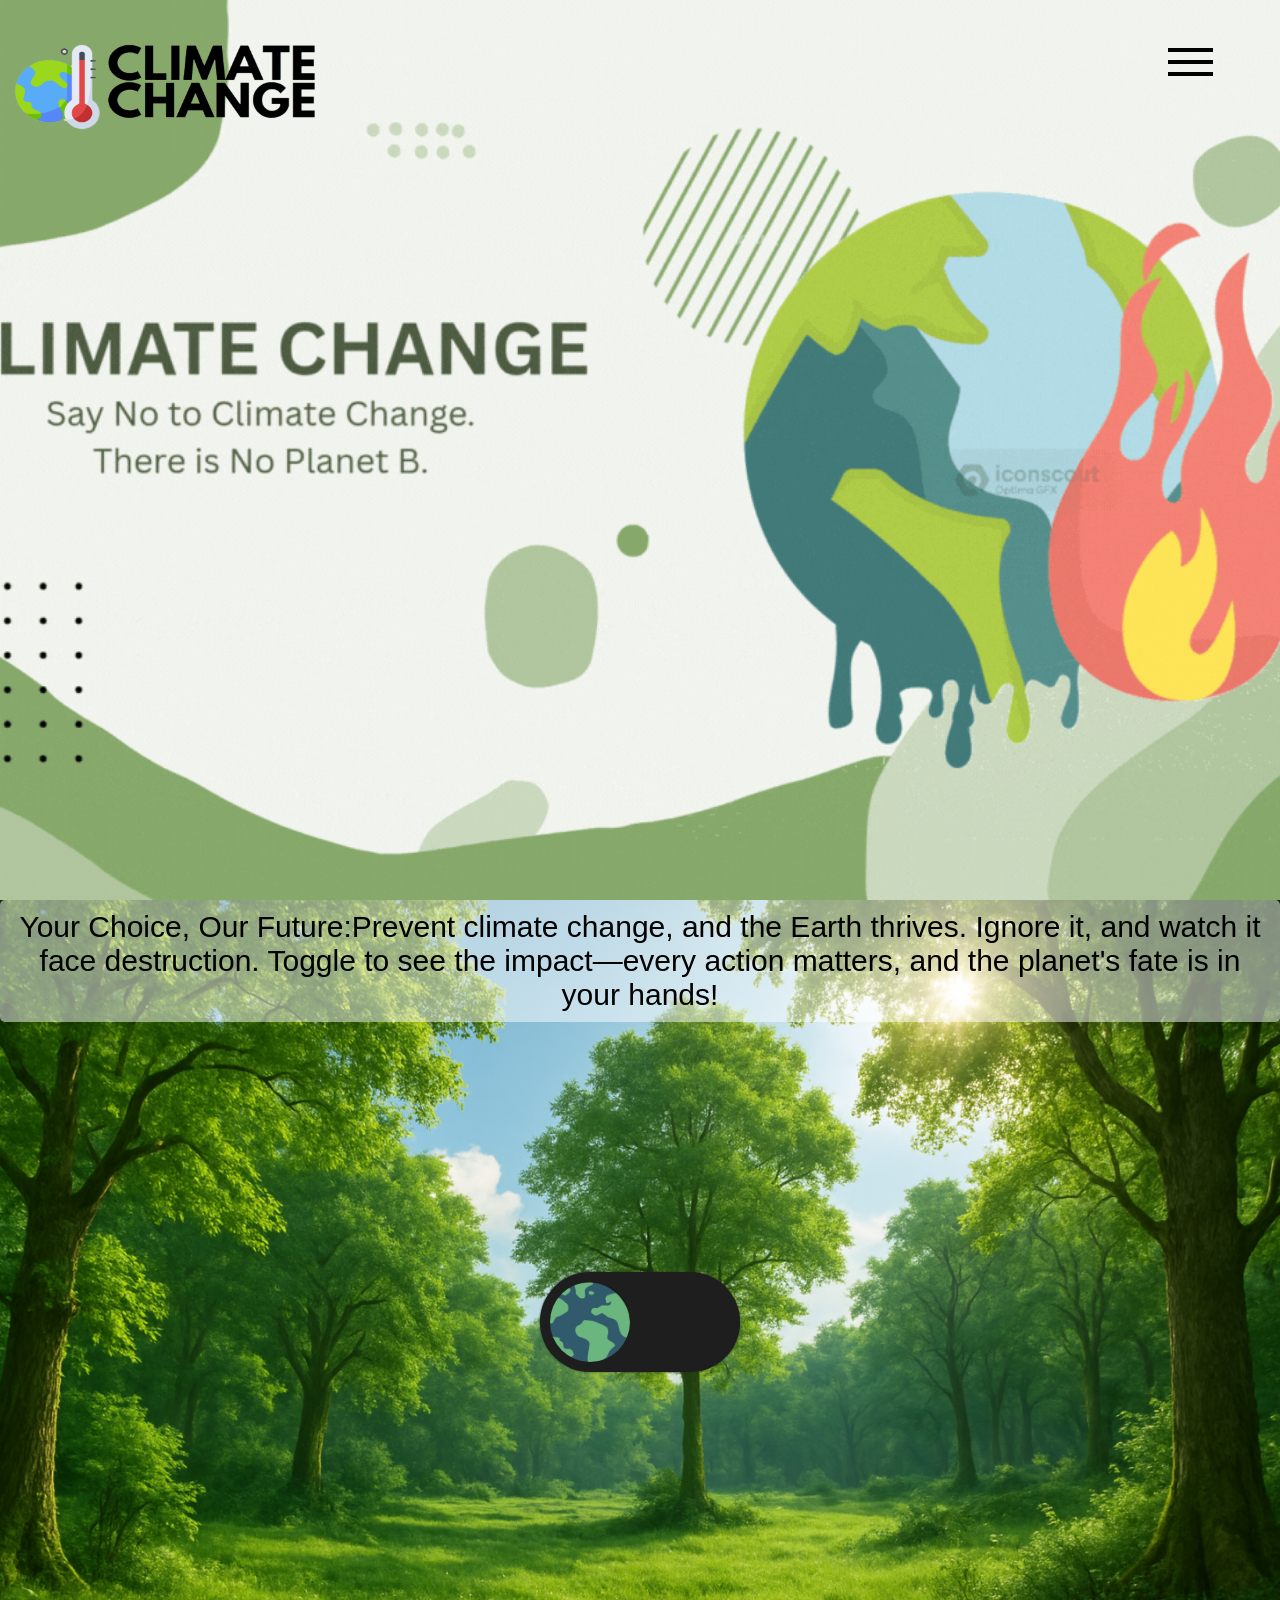
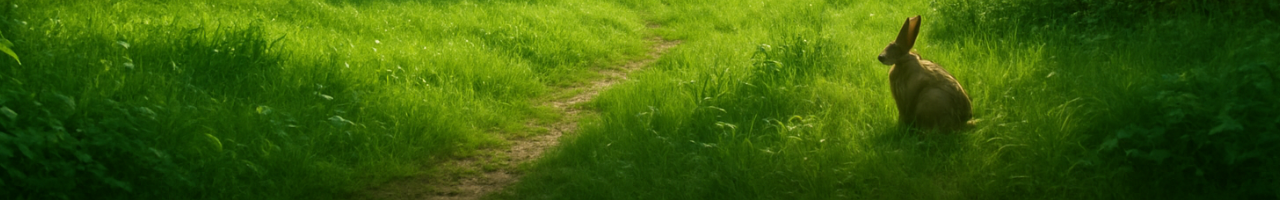
<file: index.html>
<!DOCTYPE html>
<html lang="en">
  <head>
    <meta charset="UTF-8" />
    <meta name="viewport" content="width=device-width, initial-scale=1.0" />
    <title>Home</title>
    <link rel="stylesheet" type="text/css" href="home.css">
  </head>
  <body>
 <div>
   <div id="menuIcon">
        <div class="bar"></div>
        <div class="bar"></div>
        <div class="bar"></div>
    </div>
    <div class="menu-box" id="menuBox">
        <ul>
            <li><a href="index.html">Home</a></li>
            <li><a href="about.html">About</a></li>
            <li><a href="causes.html">Causes</a></li>
            <li><a href="news.html">News</a></li>
            <li><a href="prevention.html">Prevention</a></li>
            <li><a href="climate.html">Earth's Pulse</a></li>
            <li><a href="feedback.html">Feedback</a></li>
        </ul>
    </div>
  <section class="hero-section">
    <div class="logo-container">
    <img src="images/logo.png" style="height: 120px; width: 325px;"></div>
    <img src="images/CLIMATE CHANGE.gif" class="hero-image" />
  </section>

  <section class="content-section">
    <p class="text-bg">Your Choice, Our Future:Prevent climate change, and the Earth thrives. Ignore it, and watch it face destruction. Toggle to see the impact—every action matters, and the planet's fate is in your hands!</p>

		<div class="cycle-type-container">
			<div class="cycle-type-check-box">
				<input type="checkbox" id="toggle" class="cycle-type-input" />
				<div class="cycle-type-label">
					<label for="toggle" class="cycle-type-toggle"></label>
				</div>
			</div>
		</div>
<script type="text/javascript">
    let menuBox = document.getElementById("menuBox");
    let menuIcon = document.getElementById("menuIcon");

    menuIcon.onclick = function() {
        menuBox.classList.toggle("open-menu");
        menuIcon.classList.toggle("open-menu");
    };
</script>
<script type="text/javascript">
    const toggle = document.getElementById("toggle");
    const contentSection = document.querySelector(".content-section");

    // Add an event listener to the toggle checkbox
    toggle.addEventListener("change", function () {
        if (toggle.checked) {
            // When toggle is checked (ON), set the "destroyed Earth" background image
            contentSection.style.backgroundImage = "url('images/dead.png')";
            console.log("Toggle ON: Destroyed Earth background displayed");
        } else {
            // When toggle is unchecked (OFF), set the "good Earth" background image
            contentSection.style.backgroundImage = "url('images/green.png')";
            console.log("Toggle OFF: Good Earth background displayed");
        }
    });
</script>

</body>
</html>
</file>
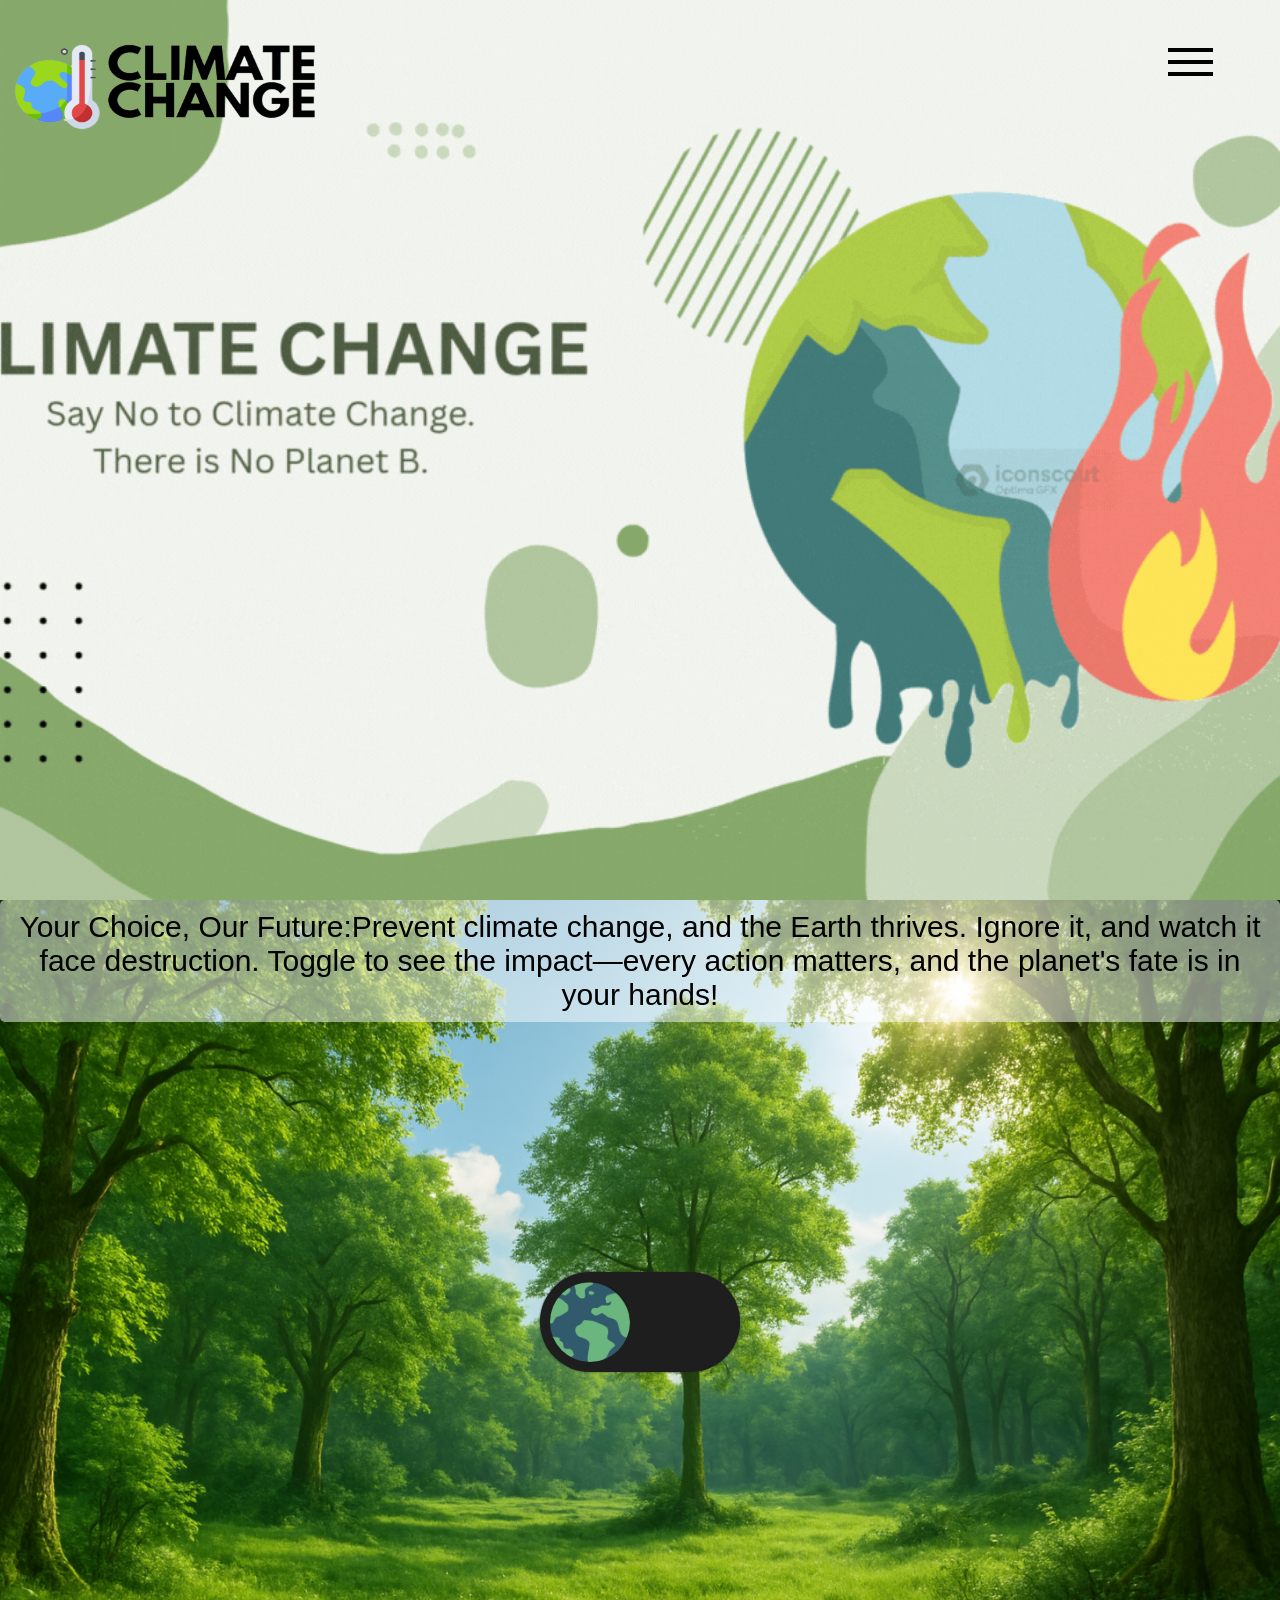
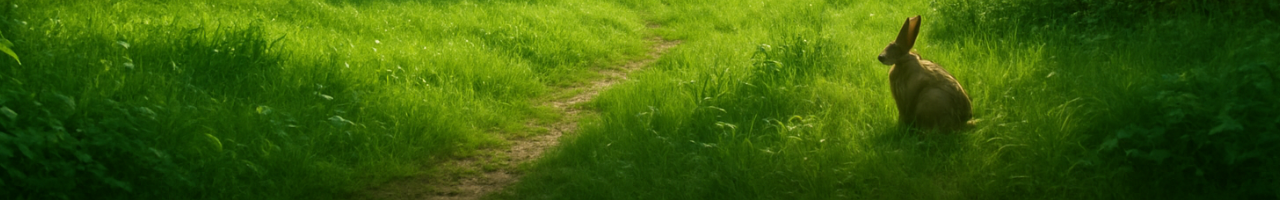
<file: International Digital Fest/index.html>
<!DOCTYPE html>
<html lang="en">
  <head>
    <meta charset="UTF-8" />
    <meta name="viewport" content="width=device-width, initial-scale=1.0" />
    <title>Home</title>
    <link rel="stylesheet" type="text/css" href="home.css">
  </head>
  <body>
 <div>
   <div id="menuIcon">
        <div class="bar"></div>
        <div class="bar"></div>
        <div class="bar"></div>
    </div>
    <div class="menu-box" id="menuBox">
        <ul>
            <li><a href="index.html">Home</a></li>
            <li><a href="About.html">About</a></li>
            <li><a href="Causes.html">Causes</a></li>
            <li><a href="news.html">News</a></li>
            <li><a href="Prevention.html">Prevention</a></li>
            <li><a href="climate.html">Earth's Pulse</a></li>
            <li><a href="Feedback.html">Feedback</a></li>
        </ul>
    </div>
  <section class="hero-section">
    <div class="logo-container">
    <img src="Images/logo.png" style="height: 120px; width: 325px;"></div>
    <img src="Images/CLIMATE CHANGE.gif" class="hero-image" />
  </section>

  <section class="content-section">
    <p class="text-bg">Your Choice, Our Future:Prevent climate change, and the Earth thrives. Ignore it, and watch it face destruction. Toggle to see the impact—every action matters, and the planet's fate is in your hands!</p>

		<div class="cycle-type-container">
			<div class="cycle-type-check-box">
				<input type="checkbox" id="toggle" class="cycle-type-input" />
				<div class="cycle-type-label">
					<label for="toggle" class="cycle-type-toggle"></label>
				</div>
			</div>
		</div>
<script type="text/javascript">
    let menuBox = document.getElementById("menuBox");
    let menuIcon = document.getElementById("menuIcon");

    menuIcon.onclick = function() {
        menuBox.classList.toggle("open-menu");
        menuIcon.classList.toggle("open-menu");
    };
</script>
<script type="text/javascript">
    const toggle = document.getElementById("toggle");
    const contentSection = document.querySelector(".content-section");

    // Add an event listener to the toggle checkbox
    toggle.addEventListener("change", function () {
        if (toggle.checked) {
            // When toggle is checked (ON), set the "destroyed Earth" background image
            contentSection.style.backgroundImage = "url('Images/dead.png')";
            console.log("Toggle ON: Destroyed Earth background displayed");
        } else {
            // When toggle is unchecked (OFF), set the "good Earth" background image
            contentSection.style.backgroundImage = "url('Images/green.png')";
            console.log("Toggle OFF: Good Earth background displayed");
        }
    });
</script>

</body>
</html>
</file>
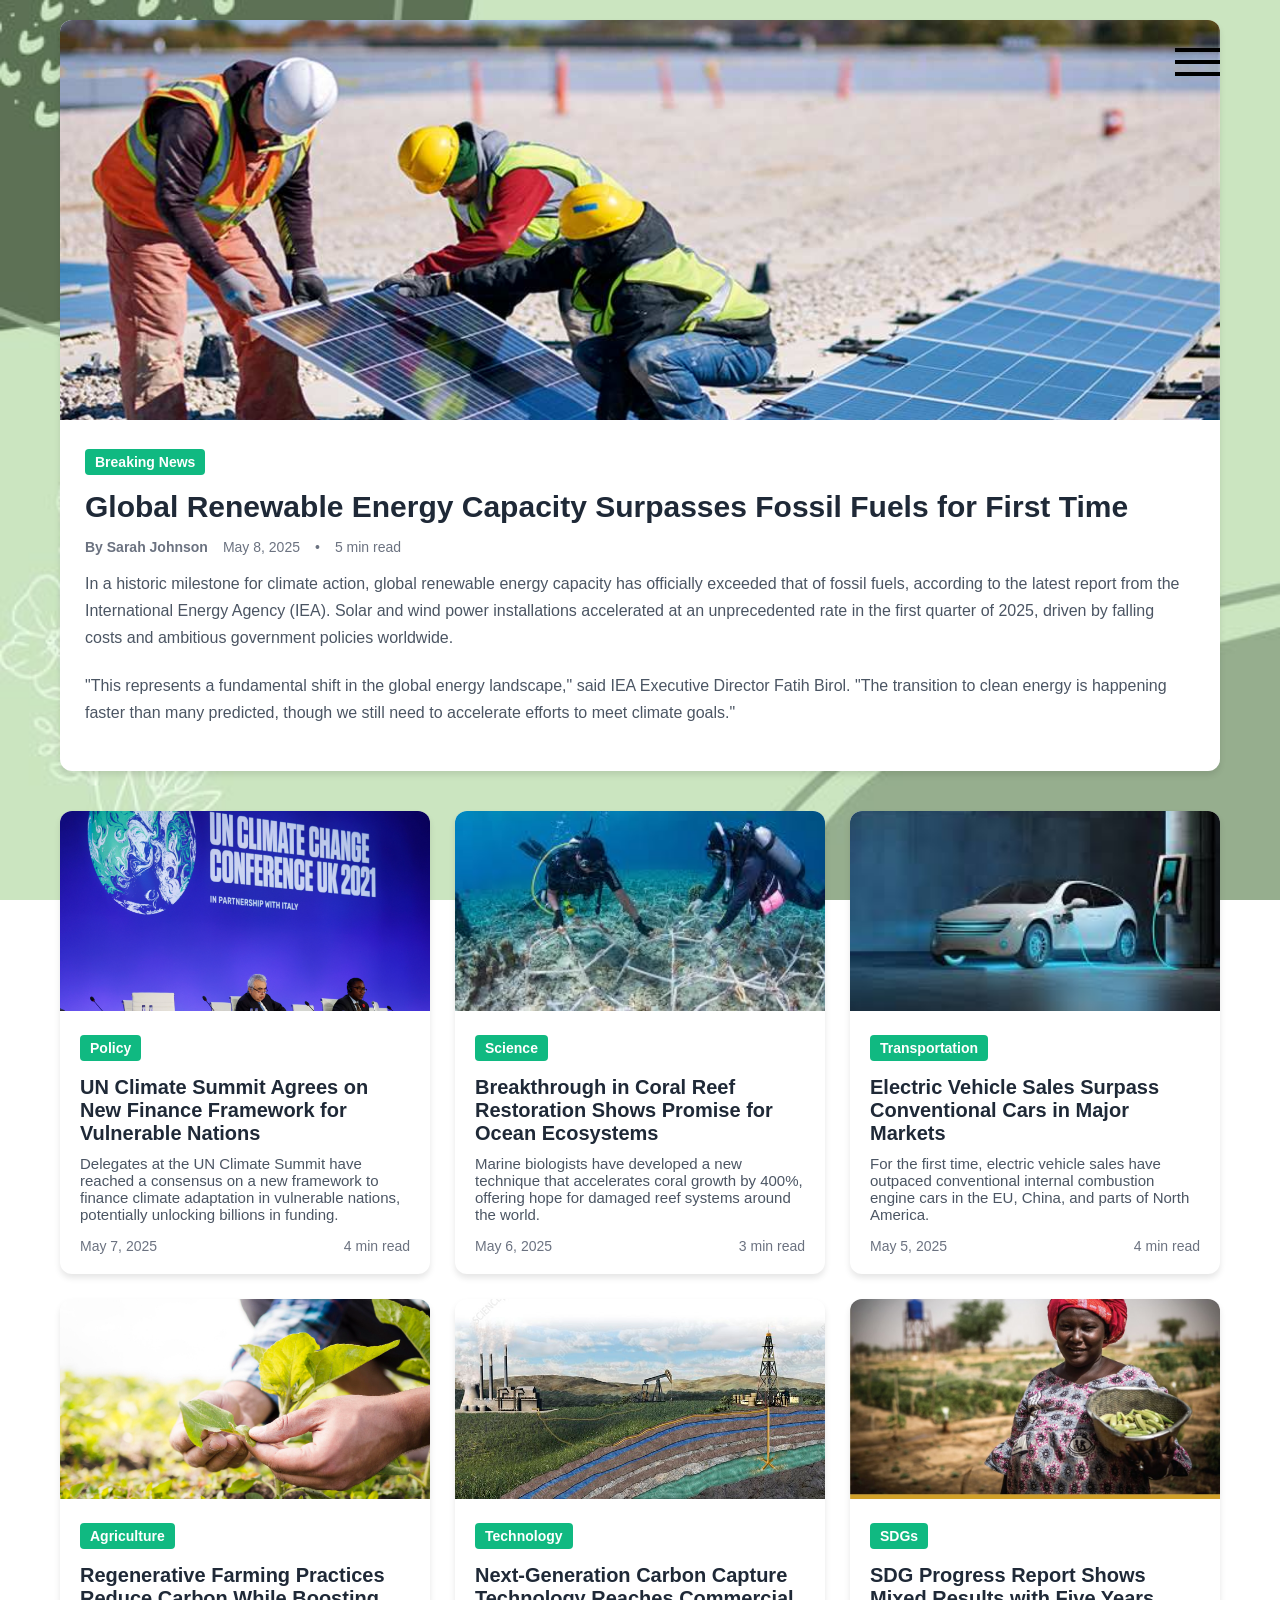
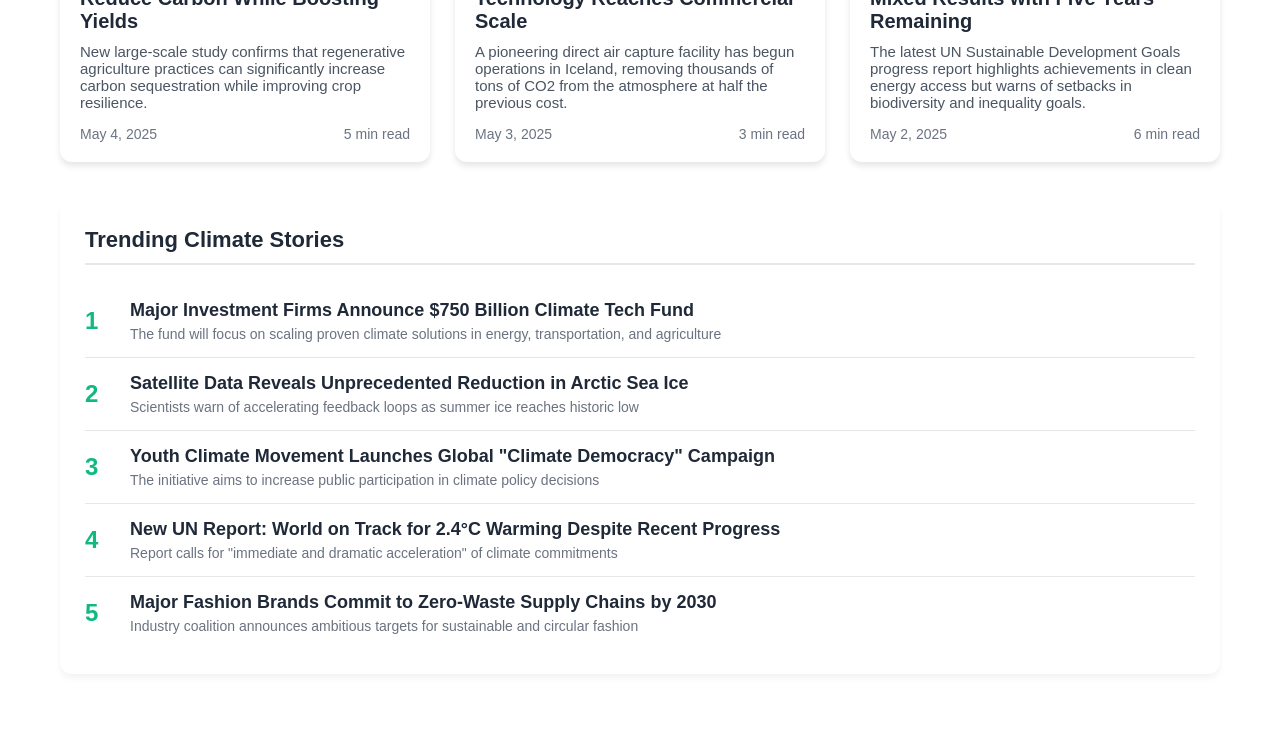
<file: news.html>
<!DOCTYPE html>
<html>
<head>
<link rel="stylesheet" type="text/css" href="news.css">
    <meta charset="UTF-8">
    <meta name="viewport" content="width=device-width, initial-scale=1.0">
    <title>Climate Action News - Latest Updates on Climate Change and SDGs</title>
</head>
<body>
    <div>
        <div>
            
            <div id="menuIcon">
        <div class="bar"></div>
        <div class="bar"></div>
        <div class="bar"></div>
    </div>
    <div class="menu-box" id="menuBox">
        <ul>
            <li><a href="index.html">Home</a></li>
            <li><a href="about.html">About</a></li>
            <li><a href="causes.html">Causes</a></li>
            <li><a href="news.html">News</a></li>
            <li><a href="prevention.html">Prevention</a></li>
            <li><a href="climate.html">Earth's Pulse</a></li>
            <li><a href="feedback.html">Feedback</a></li>
        </ul>
    </div>
</head>

<body>
    <div class="container">

        <section class="featured-news">
            <article class="main-article">
                <img src="images/news1.jpg" alt="Renewable energy installation">
                <div class="main-article-content">
                    <span class="category-tag">Breaking News</span>
                    <h2>Global Renewable Energy Capacity Surpasses Fossil Fuels for First Time</h2>
                    <div class="article-meta">
                        <span class="author">By Sarah Johnson</span>
                        <span class="date">May 8, 2025</span>
                        <span class="read-time">5 min read</span>
                    </div>
                    <p>In a historic milestone for climate action, global renewable energy capacity has officially exceeded that of fossil fuels, according to the latest report from the International Energy Agency (IEA). Solar and wind power installations accelerated at an unprecedented rate in the first quarter of 2025, driven by falling costs and ambitious government policies worldwide.</p>
                    <p>"This represents a fundamental shift in the global energy landscape," said IEA Executive Director Fatih Birol. "The transition to clean energy is happening faster than many predicted, though we still need to accelerate efforts to meet climate goals."</p>
                </div>
            </article>
        </section>

        <section class="news-grid">
            <article class="news-card">
                <img src="images/news2.jpg" alt="Climate summit">
                <div class="news-card-content">
                    <span class="category-tag">Policy</span>
                    <h3>UN Climate Summit Agrees on New Finance Framework for Vulnerable Nations</h3>
                    <p>Delegates at the UN Climate Summit have reached a consensus on a new framework to finance climate adaptation in vulnerable nations, potentially unlocking billions in funding.</p>
                    <div class="card-footer">
                        <span class="date">May 7, 2025</span>
                        <span class="read-time">4 min read</span>
                    </div>
                </div>
            </article>

            <article class="news-card">
                <img src="images/news3.jpg" alt="Coral reef restoration">
                <div class="news-card-content">
                    <span class="category-tag">Science</span>
                    <h3>Breakthrough in Coral Reef Restoration Shows Promise for Ocean Ecosystems</h3>
                    <p>Marine biologists have developed a new technique that accelerates coral growth by 400%, offering hope for damaged reef systems around the world.</p>
                    <div class="card-footer">
                        <span class="date">May 6, 2025</span>
                        <span class="read-time">3 min read</span>
                    </div>
                </div>
            </article>

            <article class="news-card">
                <img src="images/news4.jpg" alt="Electric vehicles">
                <div class="news-card-content">
                    <span class="category-tag">Transportation</span>
                    <h3>Electric Vehicle Sales Surpass Conventional Cars in Major Markets</h3>
                    <p>For the first time, electric vehicle sales have outpaced conventional internal combustion engine cars in the EU, China, and parts of North America.</p>
                    <div class="card-footer">
                        <span class="date">May 5, 2025</span>
                        <span class="read-time">4 min read</span>
                    </div>
                </div>
            </article>

            <article class="news-card">
                <img src="images/news5.jpg" alt="Sustainable agriculture">
                <div class="news-card-content">
                    <span class="category-tag">Agriculture</span>
                    <h3>Regenerative Farming Practices Reduce Carbon While Boosting Yields</h3>
                    <p>New large-scale study confirms that regenerative agriculture practices can significantly increase carbon sequestration while improving crop resilience.</p>
                    <div class="card-footer">
                        <span class="date">May 4, 2025</span>
                        <span class="read-time">5 min read</span>
                    </div>
                </div>
            </article>

            <article class="news-card">
                <img src="images/news6.jpg" alt="Carbon capture technology">
                <div class="news-card-content">
                    <span class="category-tag">Technology</span>
                    <h3>Next-Generation Carbon Capture Technology Reaches Commercial Scale</h3>
                    <p>A pioneering direct air capture facility has begun operations in Iceland, removing thousands of tons of CO2 from the atmosphere at half the previous cost.</p>
                    <div class="card-footer">
                        <span class="date">May 3, 2025</span>
                        <span class="read-time">3 min read</span>
                    </div>
                </div>
            </article>

            <article class="news-card">
                <img src="images/news7.jpg" alt="SDG progress report">
                <div class="news-card-content">
                    <span class="category-tag">SDGs</span>
                    <h3>SDG Progress Report Shows Mixed Results with Five Years Remaining</h3>
                    <p>The latest UN Sustainable Development Goals progress report highlights achievements in clean energy access but warns of setbacks in biodiversity and inequality goals.</p>
                    <div class="card-footer">
                        <span class="date">May 2, 2025</span>
                        <span class="read-time">6 min read</span>
                    </div>
                </div>
            </article>
        </section>

        <section class="trending-section">
            <h3>Trending Climate Stories</h3>
            <ul class="trending-list">
                <li class="trending-item">
                    <div class="trending-number">1</div>
                    <div class="trending-content">
                        <h4>Major Investment Firms Announce $750 Billion Climate Tech Fund</h4>
                        <p>The fund will focus on scaling proven climate solutions in energy, transportation, and agriculture</p>
                    </div>
                </li>
                <li class="trending-item">
                    <div class="trending-number">2</div>
                    <div class="trending-content">
                        <h4>Satellite Data Reveals Unprecedented Reduction in Arctic Sea Ice</h4>
                        <p>Scientists warn of accelerating feedback loops as summer ice reaches historic low</p>
                    </div>
                </li>
                <li class="trending-item">
                    <div class="trending-number">3</div>
                    <div class="trending-content">
                        <h4>Youth Climate Movement Launches Global "Climate Democracy" Campaign</h4>
                        <p>The initiative aims to increase public participation in climate policy decisions</p>
                    </div>
                </li>
                <li class="trending-item">
                    <div class="trending-number">4</div>
                    <div class="trending-content">
                        <h4>New UN Report: World on Track for 2.4°C Warming Despite Recent Progress</h4>
                        <p>Report calls for "immediate and dramatic acceleration" of climate commitments</p>
                    </div>
                </li>
                <li class="trending-item">
                    <div class="trending-number">5</div>
                    <div class="trending-content">
                        <h4>Major Fashion Brands Commit to Zero-Waste Supply Chains by 2030</h4>
                        <p>Industry coalition announces ambitious targets for sustainable and circular fashion</p>
                    </div>
                </li>
            </ul>
        </section>
    </div>

        <script>
        // No JavaScript functionality
    </script>

	<script type="text/javascript">
        let menuBox = document.getElementById("menuBox");
    let menuIcon = document.getElementById("menuIcon");

    menuIcon.onclick = function() {
        menuBox.classList.toggle("open-menu");
        menuIcon.classList.toggle("open-menu");
    };
</script>
</body>
</html>
</file>
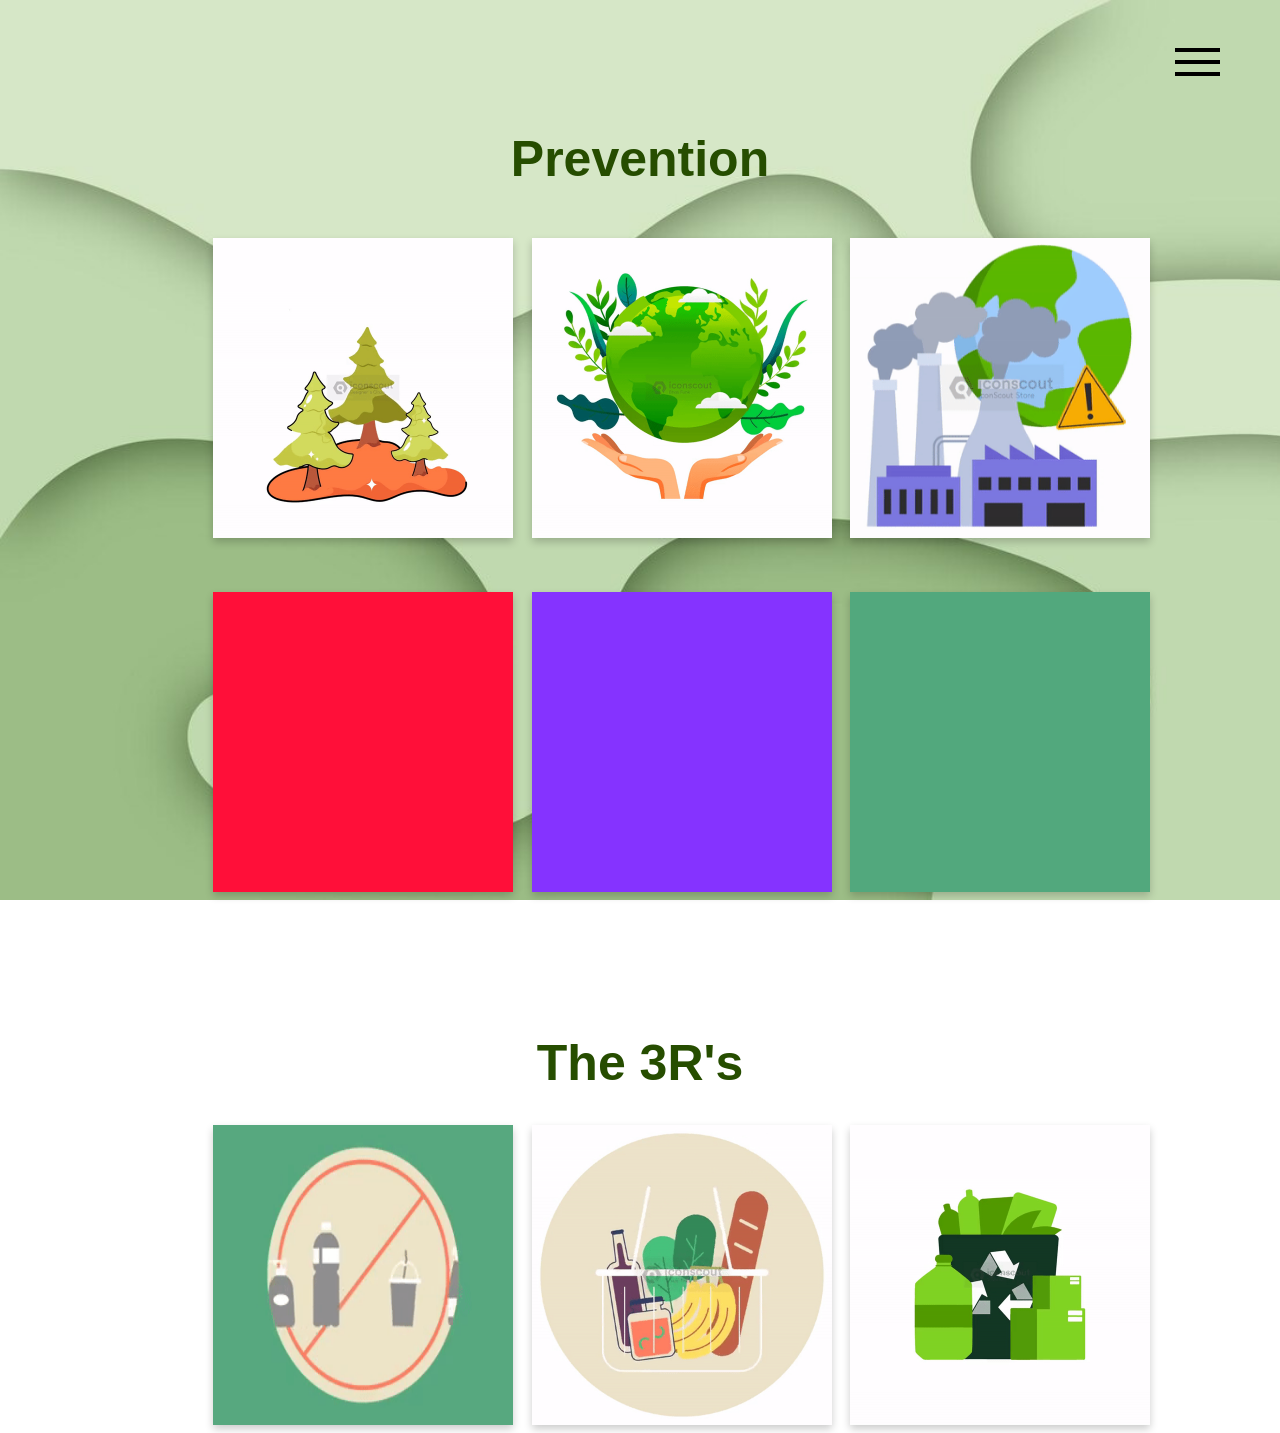
<file: prevention.html>
<!DOCTYPE html>
<html>
<head>
<meta name="viewport" content="width=device-width, initial-scale=1">
<link rel="stylesheet" type="text/css" href="prevent.css">
<title>Prevention</title>
</head>
<body>

<div class="container">
  <div id="menuIcon" onclick="toggleMenu()">
    <div class="bar"></div>
    <div class="bar"></div>
    <div class="bar"></div>
  </div>
  <div class="menu-box" id="menuBox">
    <ul>
      <li><a href="index.html">Home</a></li>
      <li><a href="About.html">About</a></li>
      <li><a href="Causes.html">Causes</a></li>
      <li><a href="news.html">News</a></li>
      <li><a href="Prevention.html">Prevention</a></li>
      <li><a href="climate.html">Earth's Pulse</a></li>
      <li><a href="Feedback.html">Feedback</a></li>
    </ul>
  </div>
</div>
 <br><br><br><br><b>
 <p style="font-size: 50px; color: #264d00;" align="center">Prevention</p></b>
  <div class="row">
  <div class="column">
    <div class="flip-card">
  <div class="flip-card-inner" style="background-color: #99cc00;">
    <div class="flip-card-front" style="background-color: white;">
      <img src="Images/plnt.gif" alt="Avatar" style="width:300px;height:300px;">
    </div>
    <div class="flip-card-back">
      <h1>Plant More Trees</h1> 
      <p>As trees grow they absorb carbon dioxide (CO2), a major greenhouse gas in the atmosphere. When communities plant trees they can help to reduce the impacts of climate change in their local area and around the world.</p> 
    </div>
  </div>
</div>
  </div>
    <div class="column">
    <div class="flip-card">
  <div class="flip-card-inner" style="background-color: #33cc33;">
    <div class="flip-card-front">
      <img src="Images/green.gif" alt="Avatar" style="width:300px;height:300px;">
    </div>
    <div class="flip-card-back">
      <h1>Greener Planet - Earth</h1> 
      <p>Make Planet Greener by planting
trees to prevent climate
change.Say no to deforestation.Going green doesn't just benefit the planet—it also helps us all save money, time and resources so that we can enjoy life more fully while making sure future generations have access to clean air and water too.</p> 
    </div>
  </div>
</div>
  </div>
    <div class="column">
    <div class="flip-card">
  <div class="flip-card-inner" style="background-color: #737373;">
    <div class="flip-card-front">
      <img src="Images/poll.gif" style="width:300px;height:300px;">
    </div>
    <div class="flip-card-back">
      <h1>Pollution Free</h1> 
      <p>We should use less vehicles
because vehicles cause pollution.
Instead of one person using one
car we used use public transport
so, 15 or more people will go in
one and we should also walk for
short distence. Avoid burning
plastic as it causes large amount
of pollution.</p> 
    </div>
  </div>
</div>
  </div>
</div>
<br><br><br>
<div class="row">
    <div class="column">
    <div class="flip-card">
  <div class="flip-card-inner" style="background-color: #FF0F39;">
    <div class="flip-card-front">
      <img src="Images/plastic.gif" alt="Avatar" style="width:300px;height:300px;">
    </div>
    <div class="flip-card-back">
      <h1>Avoid Use of Plastic</h1> 
      <p>Say no to disposable plastic cutlery, plastic
straws and other single-use plastics. Avoid
plastics that cannot be recycled if other
alternatives exist. Avoid products with
excess or unnecessary plastic packaging.
Adopt reusable items such as water bottles, shopping bags, keep cups
and travel cutlery.</p> 
    </div>
  </div>
</div>
  </div>
    <div class="column">
    <div class="flip-card">
  <div class="flip-card-inner" style="background-color: #8533ff;">
    <div class="flip-card-front">
      <img src="Images/tesla.gif" alt="Avatar" style="width:300px;height:300px;">
    </div>
    <div class="flip-card-back">
      <h1>Switch to an
Eletric Car</h1> 
      <p>Even if they still run on
electricity produced from fossil
fuels, electric cars help reduce air
pollution and cause significantly fewer greenhouse gas emissions
than petrol or diesel-powered vehicles. Example : Use of LEV (Low
Emission Vehicle)Cars or Eletric cars like Tesla.</p> 
    </div>
  </div>
</div>
  </div>
    <div class="column">
    <div class="flip-card">
  <div class="flip-card-inner" style="background-color: #52A87D
;">
    <div class="flip-card-front">
      <img src="Images/home.gif" alt="Avatar" style="width:300px;height:300px;">
    </div>
    <div class="flip-card-back">
      <h1>Save energy at home</h1> 
      <p>Much of our electricity and heat is powered by
coal, oil and gas. Use less energy by lowering
your heating and cooling, switching to LED light
bulbs and energy-efficient electric appliances,
washing your laundry with cold water or hanging
things to dry instead of using a dryer.</p> 
    </div>
  </div>
</div>
  </div>
</div>
<br> <br><br><br><br><br><h1 class="title" align="center" style=" color: #264d00; font-size: 50px;">The 3R's</h1>
<div class="row">
    <div class="column">
    <div class="flip-card">
  <div class="flip-card-inner" style="background-color: #ff4d4d;">
    <div class="flip-card-front">
      <img src="Images/rec.gif" alt="Avatar" style="width:300px;height:300px;">
    </div>
    <div class="flip-card-back">
      <h1>Reduce</h1> 
      <p>Reducing means choosing to use things with care to reduce the amount of waste generated. Reusing involves the repeated use of items or parts of items which still have usable aspects.Recycle means to turn something old and useless (like plastic milk jugs) into something new and useful (like picnic benches, playground equipment and recycling bins)</p> 
    </div>
  </div>
</div>
  </div>
    <div class="column">
    <div class="flip-card">
  <div class="flip-card-inner" style="background-color: #D9E091;">
    <div class="flip-card-front">
      <img src="Images/reuse.gif" alt="Avatar" style="width:300px;height:300px;">
    </div>
    <div class="flip-card-back">
      <h1>Reuse</h1> 
      <p>It makes economic and environmental sense to reuse products. Sometimes it takes creativity:
Reuse products for the same purpose. Save paper and plastic bags, and repair broken appliances, furniture and toys.
Reuse products in different ways. Use a coffee can to pack a lunch; use plastic microwave dinner trays as picnic dishes.</p> 
    </div>
  </div>
</div>
  </div>
    <div class="column">
    <div class="flip-card">
  <div class="flip-card-inner" style="background-color: #009933;">
    <div class="flip-card-front">
      <img src="Images/recycle.gif" alt="Avatar" style="width:300px;height:300px;">
    </div>
    <div class="flip-card-back">
      <h1>Recycle</h1> 
      <p>ecycle means to convert waste into material that can be used to remake the item, or to make something else.Recycling is the last — and most commonly used — of the 3 Rs. Recycling is changing discarded materials into new products in order to avoid using more virgin resources.</p> 
    </div>
  </div>
</div>
  </div>
  </div>
<script>
  let menuBox = document.getElementById("menuBox");
  let menuIcon = document.getElementById("menuIcon");

  menuIcon.onclick = function() {
    menuBox.classList.toggle("open-menu");
    menuIcon.classList.toggle("open-menu");
  };
</script>

</body>
</html>
</file>
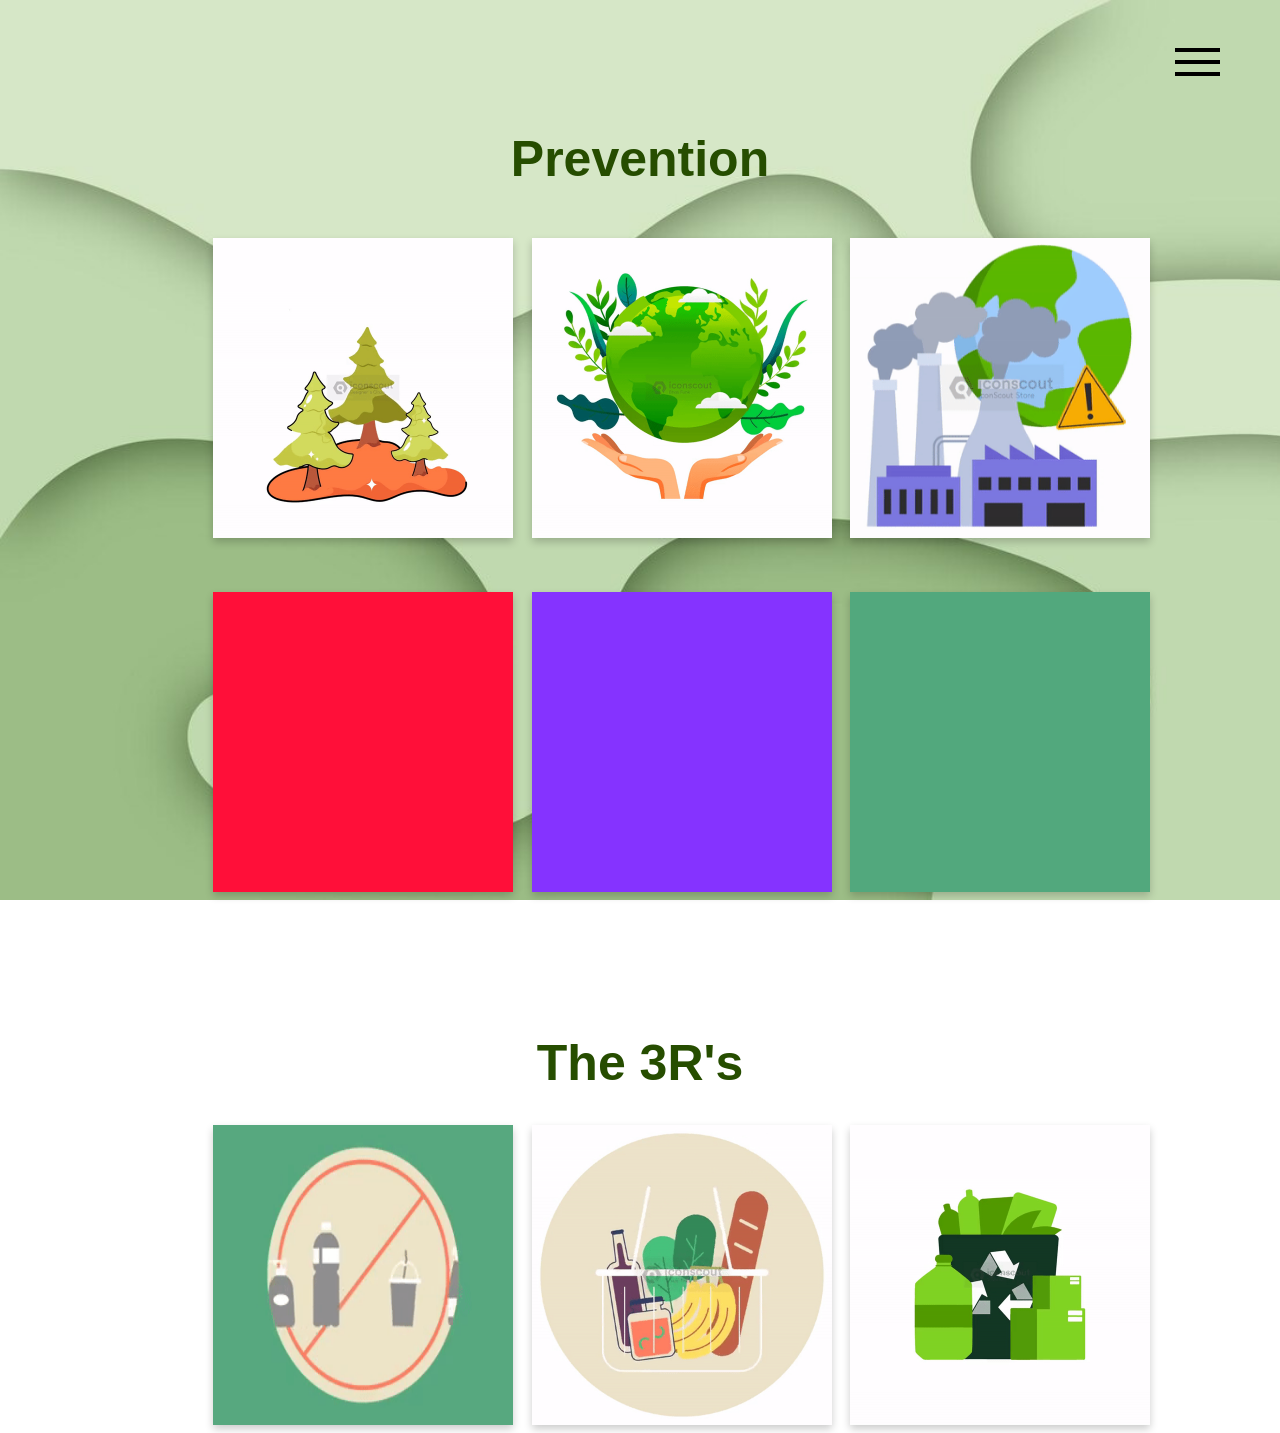
<file: Prevention.html>
<!DOCTYPE html>
<html>
<head>
<meta name="viewport" content="width=device-width, initial-scale=1">
<link rel="stylesheet" type="text/css" href="prevent.css">
<title>Prevention</title>
</head>
<body>

<div class="container">
  <div id="menuIcon" onclick="toggleMenu()">
    <div class="bar"></div>
    <div class="bar"></div>
    <div class="bar"></div>
  </div>
  <div class="menu-box" id="menuBox">
    <ul>
      <li><a href="index.html">Home</a></li>
      <li><a href="about.html">About</a></li>
      <li><a href="causes.html">Causes</a></li>
      <li><a href="news.html">News</a></li>
      <li><a href="prevention.html">Prevention</a></li>
      <li><a href="climate.html">Earth's Pulse</a></li>
      <li><a href="feedback.html">Feedback</a></li>
    </ul>
  </div>
</div>
 <br><br><br><br><b>
 <p style="font-size: 50px; color: #264d00;" align="center">Prevention</p></b>
  <div class="row">
  <div class="column">
    <div class="flip-card">
  <div class="flip-card-inner" style="background-color: #99cc00;">
    <div class="flip-card-front" style="background-color: white;">
      <img src="images/plnt.gif" alt="Avatar" style="width:300px;height:300px;">
    </div>
    <div class="flip-card-back">
      <h1>Plant More Trees</h1> 
      <p>As trees grow they absorb carbon dioxide (CO2), a major greenhouse gas in the atmosphere. When communities plant trees they can help to reduce the impacts of climate change in their local area and around the world.</p> 
    </div>
  </div>
</div>
  </div>
    <div class="column">
    <div class="flip-card">
  <div class="flip-card-inner" style="background-color: #33cc33;">
    <div class="flip-card-front">
      <img src="images/green.gif" alt="Avatar" style="width:300px;height:300px;">
    </div>
    <div class="flip-card-back">
      <h1>Greener Planet - Earth</h1> 
      <p>Make Planet Greener by planting
trees to prevent climate
change.Say no to deforestation.Going green doesn't just benefit the planet—it also helps us all save money, time and resources so that we can enjoy life more fully while making sure future generations have access to clean air and water too.</p> 
    </div>
  </div>
</div>
  </div>
    <div class="column">
    <div class="flip-card">
  <div class="flip-card-inner" style="background-color: #737373;">
    <div class="flip-card-front">
      <img src="images/poll.gif" style="width:300px;height:300px;">
    </div>
    <div class="flip-card-back">
      <h1>Pollution Free</h1> 
      <p>We should use less vehicles
because vehicles cause pollution.
Instead of one person using one
car we used use public transport
so, 15 or more people will go in
one and we should also walk for
short distence. Avoid burning
plastic as it causes large amount
of pollution.</p> 
    </div>
  </div>
</div>
  </div>
</div>
<br><br><br>
<div class="row">
    <div class="column">
    <div class="flip-card">
  <div class="flip-card-inner" style="background-color: #FF0F39;">
    <div class="flip-card-front">
      <img src="images/plastic.gif" alt="Avatar" style="width:300px;height:300px;">
    </div>
    <div class="flip-card-back">
      <h1>Avoid Use of Plastic</h1> 
      <p>Say no to disposable plastic cutlery, plastic
straws and other single-use plastics. Avoid
plastics that cannot be recycled if other
alternatives exist. Avoid products with
excess or unnecessary plastic packaging.
Adopt reusable items such as water bottles, shopping bags, keep cups
and travel cutlery.</p> 
    </div>
  </div>
</div>
  </div>
    <div class="column">
    <div class="flip-card">
  <div class="flip-card-inner" style="background-color: #8533ff;">
    <div class="flip-card-front">
      <img src="images/tesla.gif" alt="Avatar" style="width:300px;height:300px;">
    </div>
    <div class="flip-card-back">
      <h1>Switch to an
Eletric Car</h1> 
      <p>Even if they still run on
electricity produced from fossil
fuels, electric cars help reduce air
pollution and cause significantly fewer greenhouse gas emissions
than petrol or diesel-powered vehicles. Example : Use of LEV (Low
Emission Vehicle)Cars or Eletric cars like Tesla.</p> 
    </div>
  </div>
</div>
  </div>
    <div class="column">
    <div class="flip-card">
  <div class="flip-card-inner" style="background-color: #52A87D
;">
    <div class="flip-card-front">
      <img src="images/home.gif" alt="Avatar" style="width:300px;height:300px;">
    </div>
    <div class="flip-card-back">
      <h1>Save energy at home</h1> 
      <p>Much of our electricity and heat is powered by
coal, oil and gas. Use less energy by lowering
your heating and cooling, switching to LED light
bulbs and energy-efficient electric appliances,
washing your laundry with cold water or hanging
things to dry instead of using a dryer.</p> 
    </div>
  </div>
</div>
  </div>
</div>
<br> <br><br><br><br><br><h1 class="title" align="center" style=" color: #264d00; font-size: 50px;">The 3R's</h1>
<div class="row">
    <div class="column">
    <div class="flip-card">
  <div class="flip-card-inner" style="background-color: #ff4d4d;">
    <div class="flip-card-front">
      <img src="images/rec.gif" alt="Avatar" style="width:300px;height:300px;">
    </div>
    <div class="flip-card-back">
      <h1>Reduce</h1> 
      <p>Reducing means choosing to use things with care to reduce the amount of waste generated. Reusing involves the repeated use of items or parts of items which still have usable aspects.Recycle means to turn something old and useless (like plastic milk jugs) into something new and useful (like picnic benches, playground equipment and recycling bins)</p> 
    </div>
  </div>
</div>
  </div>
    <div class="column">
    <div class="flip-card">
  <div class="flip-card-inner" style="background-color: #D9E091;">
    <div class="flip-card-front">
      <img src="images/reuse.gif" alt="Avatar" style="width:300px;height:300px;">
    </div>
    <div class="flip-card-back">
      <h1>Reuse</h1> 
      <p>It makes economic and environmental sense to reuse products. Sometimes it takes creativity:
Reuse products for the same purpose. Save paper and plastic bags, and repair broken appliances, furniture and toys.
Reuse products in different ways. Use a coffee can to pack a lunch; use plastic microwave dinner trays as picnic dishes.</p> 
    </div>
  </div>
</div>
  </div>
    <div class="column">
    <div class="flip-card">
  <div class="flip-card-inner" style="background-color: #009933;">
    <div class="flip-card-front">
      <img src="images/recycle.gif" alt="Avatar" style="width:300px;height:300px;">
    </div>
    <div class="flip-card-back">
      <h1>Recycle</h1> 
      <p>ecycle means to convert waste into material that can be used to remake the item, or to make something else.Recycling is the last — and most commonly used — of the 3 Rs. Recycling is changing discarded materials into new products in order to avoid using more virgin resources.</p> 
    </div>
  </div>
</div>
  </div>
  </div>
<script>
  let menuBox = document.getElementById("menuBox");
  let menuIcon = document.getElementById("menuIcon");

  menuIcon.onclick = function() {
    menuBox.classList.toggle("open-menu");
    menuIcon.classList.toggle("open-menu");
  };
</script>

</body>
</html>
</file>
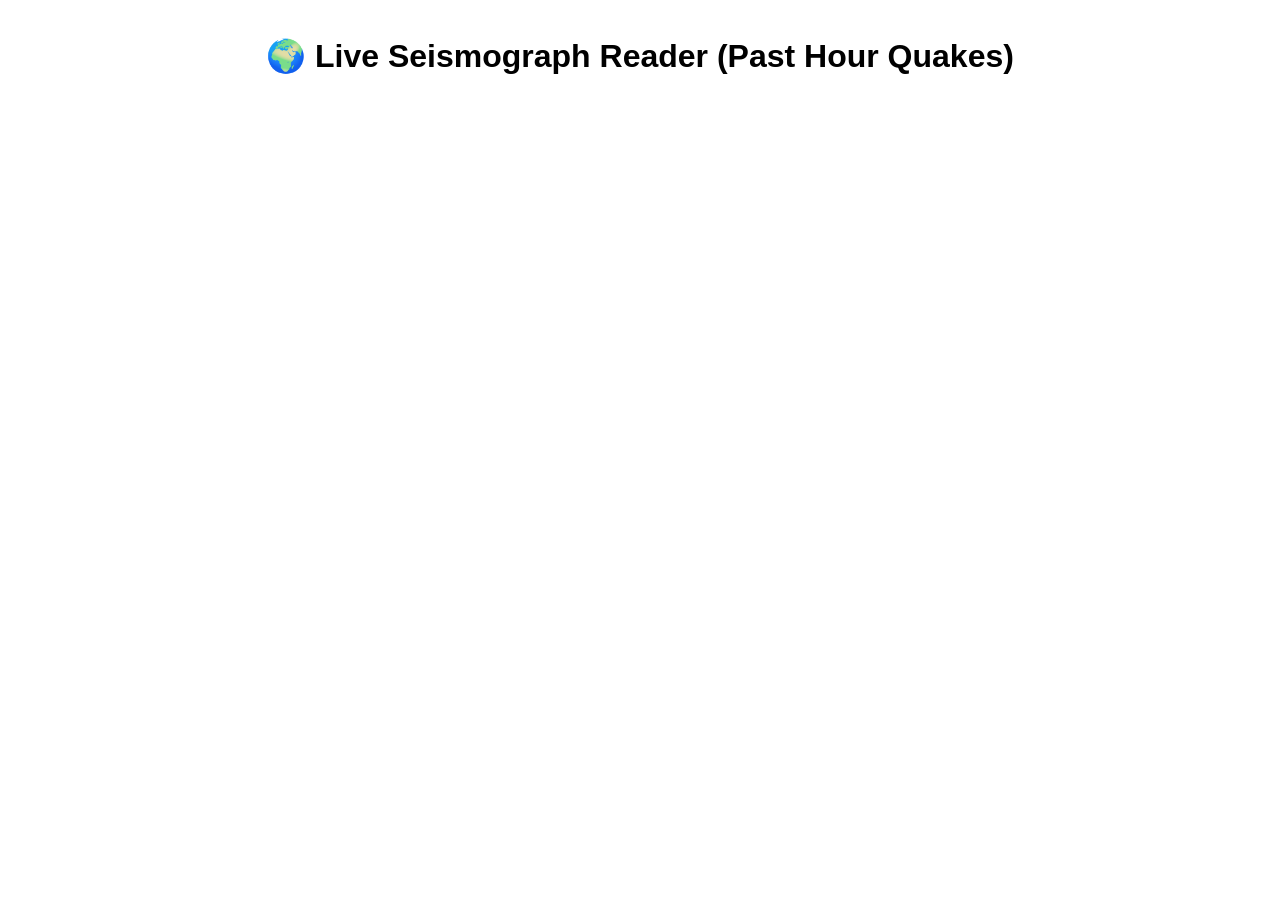
<file: test.html>
<!DOCTYPE html>
<html lang="en">
<head>
  <meta charset="UTF-8" />
  <meta name="viewport" content="width=device-width, initial-scale=1.0"/>
  <title>Live Seismograph Reader</title>
  <script src="https://cdn.plot.ly/plotly-latest.min.js"></script>
  <style>
    body { font-family: Arial, sans-serif; margin: 0; padding: 1em; }
    h1 { text-align: center; }
    #graph { width: 100%; height: 90vh; }
  </style>
</head>
<body>
  <h1>🌍 Live Seismograph Reader (Past Hour Quakes)</h1>
  <div id="graph"></div>

  <script>
    async function fetchDataAndPlot() {
      const url = 'https://earthquake.usgs.gov/earthquakes/feed/v1.0/summary/all_hour.geojson';
      const response = await fetch(url);
      const data = await response.json();

      const earthquakes = data.features;

      const lats = earthquakes.map(eq => eq.geometry.coordinates[1]);
      const lons = earthquakes.map(eq => eq.geometry.coordinates[0]);
      const mags = earthquakes.map(eq => eq.properties.mag || 0);
      const texts = earthquakes.map(eq =>
        `Mag: ${eq.properties.mag}<br>Place: ${eq.properties.place}<br>Time: ${new Date(eq.properties.time).toLocaleString()}`
      );

      const plotData = [{
        type: 'scattergeo',
        mode: 'markers',
        lat: lats,
        lon: lons,
        text: texts,
        marker: {
          size: mags.map(m => Math.max(4, m * 4)),
          color: mags,
          colorscale: 'Viridis',
          colorbar: { title: "Magnitude" }
        }
      }];

      const layout = {
        geo: {
          projection: { type: 'natural earth' },
          showland: true
        },
        title: 'Live Earthquake Map (Updated Every Minute)'
      };

      Plotly.newPlot('graph', plotData, layout);
    }

    fetchDataAndPlot();
    setInterval(fetchDataAndPlot, 60000); // refresh every 60 seconds
  </script>
</body>
</html>
</file>
<file: home.css>
* {
  margin: 0;
  padding: 0;
  box-sizing: border-box;
  font-family: 'Poppins', sans-serif;
}

.hero-section {
  width: 100%;
  height: 100vh;
  overflow: hidden;
}

.hero-image {
  width: 100%;
  height: 100%;
  object-fit: cover;
}
.logo-container{
    position: absolute;
    top: 20px; 
    left: 170px;
    transform: translateX(-50%);
    z-index: 
}
.content-section {
  width: 100%;
  height: 100vh;
  background-image: url("images/green.png");
  background-size: cover;
  background-position: center;
  position: relative;
  text-align: center;
}

.text-bg {
  color: black; 
  background-color: rgba(255, 255, 255, 0.5); 
  padding: 10px; 
  border-radius: 5px; 
  font-size: 30px; 
  display: inline-block; 
  font-family: 'Poppins', sans-serif;
}
.cycle-type-container {
  display: flex;
  justify-content: center;
  align-items: center;
  margin-top: 250px;
}

.cycle-type-check-box input[type="checkbox"] {
  display: none;
}

.cycle-type-check-box div,
.cycle-type-check-box label {
  border-radius: 50px;
}

.cycle-type-check-box div {
  height: 100px;
  width: 200px;
  background: #1e1e1e;
  position: relative;
  box-shadow: 0 0 2px rgba(43, 43, 43, 1);
}

.cycle-type-check-box label {
  height: 80px;
  width: 80px;
  position: absolute;
  top: 10px;
  left: 10px;
  cursor: pointer;
  background: url("images/earth.png") #000;
  background-repeat: no-repeat;
  background-position: center center;
  background-size: 90px 105px;
  transition: 400ms all ease-in-out 50ms;
}

.cycle-type-check-box input[type="checkbox"]:checked ~ div label {
  left: 110px;
  background: url("images/bwnearth.png") #000;
  background-repeat: no-repeat;
  background-position: center center;
  background-size: 90px 105px;
}
		        #menuIcon {
            cursor: pointer;
            width: 45px; /* 1.5 times larger than the original width */
        }
        /* Hamburger icon styles */
        #menuIcon .bar {
            display: block;
            width: 45px; /* 1.5 times larger than the original width */
            height: 4.5px; /* 1.5 times larger than the original height */
            margin: 7.5px auto; /* Adjusted to center within the larger button */
            background-color: black;
            transition: 0.3s;
        }
        /* X icon styles */
        #menuIcon.open-menu .bar:nth-child(1) {
            transform: rotate(45deg) translate(7.5px, 7.5px); /* Adjusted for larger button */
        }
        #menuIcon.open-menu .bar:nth-child(2) {
            opacity: 0;
        }
        #menuIcon.open-menu .bar:nth-child(3) {
            transform: rotate(-45deg) translate(10.5px, -9px); /* Adjusted for larger button */
        }
        #menuIcon{
	width: 60px;
	border-radius: 50%;
	position: fixed;
	top: 40px;
	right: 60px;
	cursor: pointer;
	z-index: 1001;
}
.menu-box{
	width: 0;
	height: 0;
	background: rgba(0, 0, 0, 0.7);
	position: fixed;
	top: 0;
	right: 0;
	background-size: cover;
	position: fixed;  /* or absolute */
    z-index: 1000; /* for layer*/
	display: flex;
	align-items: center;
	justify-content: center;
	overflow: hidden;
	border-bottom-left-radius: 100%;
	transition: width 0.5s, height 0.5s, border-radius 0.5s;
}
.menu-box.open-menu{
	width: 100%;
	height: 100vh;
	border-bottom-left-radius: 0;
}
.menu-box.open-menu ul li{
    opacity: 1;
    transform: translateY(0);
    transition: transform 1s, opacity 1s;
    transition-delay: 0.5s;
}
.menu-box ul li{
	list-style: none;
	margin: 20px;
	text-align-: center;

	opacity: 0;
    transform: translateY(30px);
}
.menu-box ul li a{
	display: inline-block;
	text-decoration:  none;
	color: white;
	font-size: 50px;
	font-weight: 600;
	position: relative;
    text-shadow: 0 0 0 red;
    transition: text-shadow 0.5s transform 0.5s;

}
.menu-box ul li a:hover{
	text-shadow: -3px 3px 0 gray;
	transform: translateY(-6px);
}
.menu-box ul li a::after{
	width: 10px;
	height: 10px;
	border-radius: 50%;
	background: #fff;
	position: absolute;
	bottom: 19px;
	right: -18px;
    opacity: 0;
    box-shadow: 0 0 0 grey;
    transition: box-shadow 0.5s;
}
.menu-box ul li a:hover::after{
    opacity: 1;
    box-shadow: -2px 2px 0 grey;
}
.content-section {
  transition: background-image  ease-in-out;
}
</file>
<file: International Digital Fest/home.css>
* {
  margin: 0;
  padding: 0;
  box-sizing: border-box;
  font-family: 'Poppins', sans-serif;
}

.hero-section {
  width: 100%;
  height: 100vh;
  overflow: hidden;
}

.hero-image {
  width: 100%;
  height: 100%;
  object-fit: cover;
}
.logo-container{
    position: absolute;
    top: 20px; 
    left: 170px;
    transform: translateX(-50%);
    z-index: 
}
.content-section {
  width: 100%;
  height: 100vh;
  background-image: url("Images/green.png");
  background-size: cover;
  background-position: center;
  position: relative;
  text-align: center;
}

.text-bg {
  color: black; 
  background-color: rgba(255, 255, 255, 0.5); 
  padding: 10px; 
  border-radius: 5px; 
  font-size: 30px; 
  display: inline-block; 
  font-family: 'Poppins', sans-serif;
}
.cycle-type-container {
  display: flex;
  justify-content: center;
  align-items: center;
  margin-top: 250px;
}

.cycle-type-check-box input[type="checkbox"] {
  display: none;
}

.cycle-type-check-box div,
.cycle-type-check-box label {
  border-radius: 50px;
}

.cycle-type-check-box div {
  height: 100px;
  width: 200px;
  background: #1e1e1e;
  position: relative;
  box-shadow: 0 0 2px rgba(43, 43, 43, 1);
}

.cycle-type-check-box label {
  height: 80px;
  width: 80px;
  position: absolute;
  top: 10px;
  left: 10px;
  cursor: pointer;
  background: url("Images/earth.png") #000;
  background-repeat: no-repeat;
  background-position: center center;
  background-size: 90px 105px;
  transition: 400ms all ease-in-out 50ms;
}

.cycle-type-check-box input[type="checkbox"]:checked ~ div label {
  left: 110px;
  background: url("Images/bwnearth.png") #000;
  background-repeat: no-repeat;
  background-position: center center;
  background-size: 90px 105px;
}
		        #menuIcon {
            cursor: pointer;
            width: 45px; /* 1.5 times larger than the original width */
        }
        /* Hamburger icon styles */
        #menuIcon .bar {
            display: block;
            width: 45px; /* 1.5 times larger than the original width */
            height: 4.5px; /* 1.5 times larger than the original height */
            margin: 7.5px auto; /* Adjusted to center within the larger button */
            background-color: black;
            transition: 0.3s;
        }
        /* X icon styles */
        #menuIcon.open-menu .bar:nth-child(1) {
            transform: rotate(45deg) translate(7.5px, 7.5px); /* Adjusted for larger button */
        }
        #menuIcon.open-menu .bar:nth-child(2) {
            opacity: 0;
        }
        #menuIcon.open-menu .bar:nth-child(3) {
            transform: rotate(-45deg) translate(10.5px, -9px); /* Adjusted for larger button */
        }
        #menuIcon{
	width: 60px;
	border-radius: 50%;
	position: fixed;
	top: 40px;
	right: 60px;
	cursor: pointer;
	z-index: 1001;
}
.menu-box{
	width: 0;
	height: 0;
	background: rgba(0, 0, 0, 0.7);
	position: fixed;
	top: 0;
	right: 0;
	background-size: cover;
	position: fixed;  /* or absolute */
    z-index: 1000; /* for layer*/
	display: flex;
	align-items: center;
	justify-content: center;
	overflow: hidden;
	border-bottom-left-radius: 100%;
	transition: width 0.5s, height 0.5s, border-radius 0.5s;
}
.menu-box.open-menu{
	width: 100%;
	height: 100vh;
	border-bottom-left-radius: 0;
}
.menu-box.open-menu ul li{
    opacity: 1;
    transform: translateY(0);
    transition: transform 1s, opacity 1s;
    transition-delay: 0.5s;
}
.menu-box ul li{
	list-style: none;
	margin: 20px;
	text-align-: center;

	opacity: 0;
    transform: translateY(30px);
}
.menu-box ul li a{
	display: inline-block;
	text-decoration:  none;
	color: white;
	font-size: 50px;
	font-weight: 600;
	position: relative;
    text-shadow: 0 0 0 red;
    transition: text-shadow 0.5s transform 0.5s;

}
.menu-box ul li a:hover{
	text-shadow: -3px 3px 0 gray;
	transform: translateY(-6px);
}
.menu-box ul li a::after{
	width: 10px;
	height: 10px;
	border-radius: 50%;
	background: #fff;
	position: absolute;
	bottom: 19px;
	right: -18px;
    opacity: 0;
    box-shadow: 0 0 0 grey;
    transition: box-shadow 0.5s;
}
.menu-box ul li a:hover::after{
    opacity: 1;
    box-shadow: -2px 2px 0 grey;
}
.content-section {
  transition: background-image  ease-in-out;
}
</file>
<file: news.css>
* {
            margin: 0;
            padding: 0;
            box-sizing: border-box;
            font-family: 'Segoe UI', Tahoma, Geneva, Verdana, sans-serif;
        }

        body {
            background-image: url(images/news.jpg);
  background-repeat: no-repeat; 
  background-attachment: fixed; 
  background-size: cover;
        }

        .container {
            max-width: 1200px;
            margin: 0 auto;
            padding: 20px;
        }

        .news-header {
            border-bottom: 3px solid #10b981;
            padding-bottom: 15px;
            margin-bottom: 30px;
        }

        .news-header h1 {
            font-size: 42px;
            color: #064e3b;
            margin-bottom: 5px;
        }

        .news-header p {
            font-size: 18px;
            color: #6b7280;
        }

        .news-tabs {
            display: flex;
            gap: 10px;
            margin-bottom: 25px;
            overflow-x: auto;
            padding-bottom: 10px;
        }

        .news-tab {
            padding: 8px 16px;
            background: #e5e7eb;
            border-radius: 20px;
            font-weight: 600;
            white-space: nowrap;
            user-select: none;
        }

        .news-tab.active {
            background: #10b981;
            color: white;
        }

        .featured-news {
            display: grid;
            grid-template-columns: 1fr;
            gap: 30px;
            margin-bottom: 40px;
        }

        .main-article {
            position: relative;
            border-radius: 12px;
            overflow: hidden;
            box-shadow: 0 4px 6px rgba(0, 0, 0, 0.1);
            background-color: #fff;
        }

        .main-article img {
            width: 100%;
            height: 400px;
            object-fit: cover;
        }

        .main-article-content {
            padding: 25px;
        }

        .category-tag {
            background: #10b981;
            color: white;
            padding: 5px 10px;
            border-radius: 4px;
            font-size: 14px;
            font-weight: 600;
            display: inline-block;
            margin-bottom: 15px;
        }

        .main-article h2 {
            font-size: 30px;
            margin-bottom: 15px;
            color: #1f2937;
        }

        .article-meta {
            display: flex;
            align-items: center;
            margin-bottom: 15px;
            color: #6b7280;
            font-size: 14px;
        }

        .article-meta .author {
            font-weight: 600;
            margin-right: 15px;
        }

        .article-meta .date {
            margin-right: 15px;
        }

        .article-meta .read-time {
            display: flex;
            align-items: center;
        }

        .article-meta .read-time::before {
            content: "•";
            margin-right: 15px;
        }

        .main-article p {
            margin-bottom: 20px;
            color: #4b5563;
            font-size: 16px;
            line-height: 1.7;
        }

        .read-more {
            display: inline-block;
            padding: 10px 20px;
            background: #10b981;
            color: white;
            text-decoration: none;
            border-radius: 6px;
            font-weight: 600;
            transition: background 0.3s ease;
            border: none;
            cursor: pointer;
        }

        .read-more:hover {
            background: #059669;
        }

        .news-grid {
            display: grid;
            grid-template-columns: repeat(auto-fill, minmax(350px, 1fr));
            gap: 25px;
            margin-bottom: 40px;
        }

        .news-card {
            background: white;
            border-radius: 12px;
            overflow: hidden;
            box-shadow: 0 4px 6px rgba(0, 0, 0, 0.1);
        }

        .news-card img {
            width: 100%;
            height: 200px;
            object-fit: cover;
        }

        .news-card-content {
            padding: 20px;
        }

        .news-card h3 {
            font-size: 20px;
            margin-bottom: 10px;
            color: #1f2937;
        }

        .news-card p {
            color: #4b5563;
            margin-bottom: 15px;
            font-size: 15px;
        }

        .card-footer {
            display: flex;
            justify-content: space-between;
            align-items: center;
            font-size: 14px;
            color: #6b7280;
        }

        .news-letter {
            background: #064e3b;
            color: white;
            border-radius: 12px;
            padding: 30px;
            margin-bottom: 40px;
        }

        .news-letter h3 {
            font-size: 24px;
            margin-bottom: 15px;
        }

        .news-letter p {
            margin-bottom: 20px;
            font-size: 16px;
            opacity: 0.9;
        }

        .subscribe-form {
            display: flex;
            gap: 10px;
        }

        .subscribe-form input {
            flex: 1;
            padding: 12px 15px;
            border: none;
            border-radius: 6px;
            font-size: 16px;
        }

        .subscribe-form button {
            background: #909090;
            color: white;
            border: none;
            padding: 12px 25px;
            border-radius: 6px;
            font-weight: 600;
        }

        .trending-section {
            background: white;
            border-radius: 12px;
            padding: 25px;
            margin-bottom: 40px;
            box-shadow: 0 4px 6px rgba(0, 0, 0, 0.05);
        }

        .trending-section h3 {
            font-size: 22px;
            margin-bottom: 20px;
            color: #1f2937;
            border-bottom: 2px solid #e5e7eb;
            padding-bottom: 10px;
        }

        .trending-list {
            list-style: none;
        }

        .trending-item {
            display: flex;
            align-items: center;
            padding: 15px 0;
            border-bottom: 1px solid #e5e7eb;
        }

        .trending-item:last-child {
            border-bottom: none;
        }

        .trending-number {
            font-size: 24px;
            font-weight: 700;
            color: #10b981;
            margin-right: 15px;
            min-width: 30px;
        }

        .trending-content h4 {
            font-size: 18px;
            margin-bottom: 5px;
            color: #1f2937;
        }

        .trending-content p {
            font-size: 14px;
            color: #6b7280;
        }

        @media (max-width: 1024px) {
            .featured-news {
                grid-template-columns: 1fr;
            }
        }

        @media (max-width: 768px) {
            .news-grid {
                grid-template-columns: 1fr;
            }

            .main-article img {
                height: 300px;
            }

            .subscribe-form {
                flex-direction: column;
            }
        }
        .container{
  background-repeat: no-repeat;
  background-size: cover;
}
.img{
  top: 500px;
  right: 50px;
  position: fixed;
}
#menuIcon{
  width: 60px;
  border-radius: 50%;
  position: fixed;
  top: 40px;
  right: 60px;
  cursor: pointer;
  z-index: 1000;
}
.menu-box{
  width: 0;
  height: 0;
  background: rgba(0, 0, 0, 0.7);
  position: fixed;
  top: 0;
  right: 0;
  background-size: cover;
  display: flex;
  align-items: center;
  justify-content: center;
  overflow: hidden;
  border-bottom-left-radius: 100%;
  transition: width 0.5s, height 0.5s, border-radius 0.5s;
  z-index: 999;
}
.menu-box.open-menu{
  width: 100%;
  height: 100vh;
  border-bottom-left-radius: 0;
}
.menu-box.open-menu ul li{
    opacity: 1;
    transform: translateY(0);
    transition: transform 1s, opacity 1s;
    transition-delay: 0.5s;
}
.menu-box ul li{
  list-style: none;
  margin: 20px;
  text-align: center;
  opacity: 0;
  transform: translateY(30px);
}
.menu-box ul li a{
  display: inline-block;
  text-decoration:  none;
  color: white;
  font-size: 50px;
  font-weight: 600;
  position: relative;
  text-shadow: 0 0 0 red;
  transition: text-shadow 0.5s, transform 0.5s;
}
.menu-box ul li a:hover{
  text-shadow: -3px 3px 0 gray;
  transform: translateY(-6px);
}
.menu-box ul li a::after{
  width: 10px;
  height: 10px;
  border-radius: 50%;
  background: #fff;
  position: absolute;
  bottom: 19px;
  right: -18px;
  opacity: 0;
  box-shadow: 0 0 0 grey;
  transition: box-shadow 0.5s;
}
.menu-box ul li a:hover::after{
  opacity: 1;
  box-shadow: -2px 2px 0 grey;
}

#menuIcon {
  cursor: pointer;
  width: 45px; 
}

/* Hamburger icon styles */
#menuIcon .bar {
  display: block;
  width: 45px; 
  height: 4.5px; 
  margin: 7.5px auto; 
  background-color: black;
  transition: 0.3s;
}

/* X icon styles */
#menuIcon.open-menu .bar:nth-child(1) {
  transform: rotate(45deg) translate(7.5px, 7.5px); 
}

#menuIcon.open-menu .bar:nth-child(2) {
  opacity: 0;
}

#menuIcon.open-menu .bar:nth-child(3) {
  transform: rotate(-45deg) translate(10.5px, -9px); 
}
</file>
<file: prevent.css>
*{
	padding: 0;
	font-family: 'Poppins', sans-serif;
	box-sizing: border-box;
}.img{
	top: 500px;
	right: 50px;
	position: fixed;
}
#menuIcon{
	width: 60px;
	border-radius: 50%;
	position: fixed;
	top: 40px;
	right: 60px;
	cursor: pointer;
	z-index: 1001;
}
.menu-box{
	width: 0;
	height: 0;
	background: rgba(0, 0, 0, 0.7);
	position: fixed;
	top: 0;
	right: 0;
	background-size: cover;
	position: fixed;  
    z-index: 1000;
	display: flex;
	align-items: center;
	justify-content: center;
	overflow: hidden;
	border-bottom-left-radius: 100%;
	transition: width 0.5s, height 0.5s, border-radius 0.5s;
}
.menu-box.open-menu{
	width: 100%;
	height: 100vh;
	border-bottom-left-radius: 0;
}
.menu-box.open-menu ul li{
    opacity: 1;
    transform: translateY(0);
    transition: transform 1s, opacity 1s;
    transition-delay: 0.5s;
}
.menu-box ul li{
	list-style: none;
	margin: 20px;
	text-align-: center;

	opacity: 0;
    transform: translateY(30px);
}
.menu-box ul li a{
	display: inline-block;
	text-decoration:  none;
	color: white;
	font-size: 50px;
	font-weight: 600;
	position: relative;
    text-shadow: 0 0 0 red;
    transition: text-shadow 0.5s transform 0.5s;

}
.menu-box ul li a:hover{
	text-shadow: -3px 3px 0 gray;
	transform: translateY(-6px);
}
.menu-box ul li a::after{
	width: 10px;
	height: 10px;
	border-radius: 50%;
	background: #fff;
	position: absolute;
	bottom: 19px;
	right: -18px;
    opacity: 0;
    box-shadow: 0 0 0 grey;
    transition: box-shadow 0.5s;
}
.menu-box ul li a:hover::after{
    opacity: 1;
    box-shadow: -2px 2px 0 grey;
}
    #menuIcon {
      cursor: pointer;
      width: 45px;
    }
    /* Hamburger icon styles */
    #menuIcon .bar {
      display: block;
      width: 45px; 
      height: 4.5px; 
      margin: 7.5px auto; 
      background-color: black;
      transition: 0.3s;
    }
    /* X icon styles */
    #menuIcon.open-menu .bar:nth-child(1) {
      transform: rotate(45deg) translate(7.5px, 7.5px); 
    }
    #menuIcon.open-menu .bar:nth-child(2) {
      opacity: 0;
    }
#menuIcon.open-menu .bar:nth-child(3) {
      transform: rotate(-45deg) translate(10.5px, -9px); 
    }
body { background-image: url('images/prev.jpg'); background-repeat: no-repeat; background-attachment: fixed; background-size: cover;
}
.flip-card {
  background-color: transparent;
  position: relative;  
  z-index: 1;
  width: 300px;
  height: 300px;
  perspective: 1000px;
  margin-left: 200px;
}

.flip-card-inner {
  width: 100%;
  height: 100%;
  text-align: center;
  transition: transform 0.6s;
  transform-style: preserve-3d;
  box-shadow: 0 4px 8px 0 rgba(0,0,0,0.2);
}

.flip-card:hover .flip-card-inner {
  transform: rotateY(180deg);
}

.flip-card-front, .flip-card-back {
  position: absolute;
  width: 100%;
  height: 100%;
  -webkit-backface-visibility: hidden;
  backface-visibility: hidden;
}

.flip-card-front {
  color: black;
}

.flip-card-back {
  color: white;
  transform: rotateY(180deg);
}
.column {
  float: left;
  width: 25%;
  padding: 0 10px;
}

.row {margin: 0 -5px;}

.row:after {
  content: "";
  display: table;
  clear: both;
}

@media screen and (max-width: 600px) {
  .column {
    width: 100%;
    display: block;
    margin-bottom: 20px;
  }
}
h1 {
  text-align: center;
}
</file>
